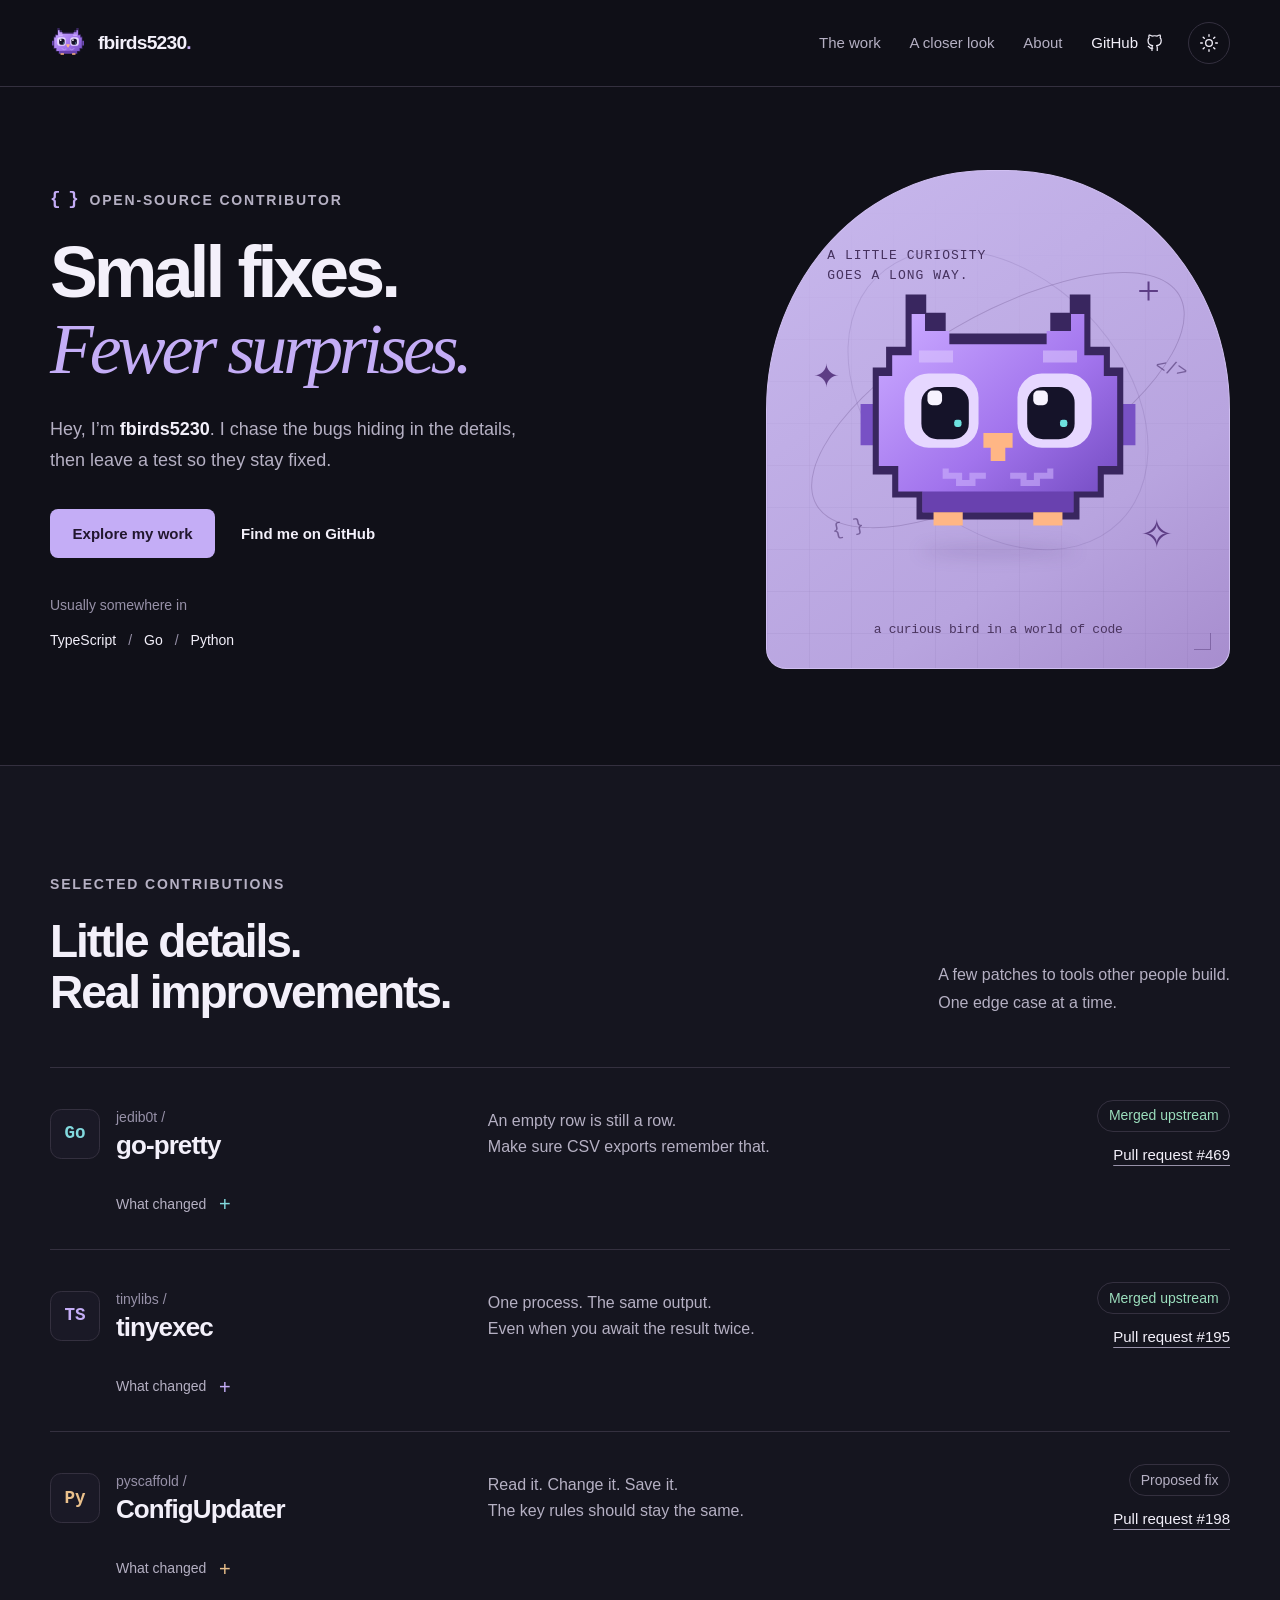
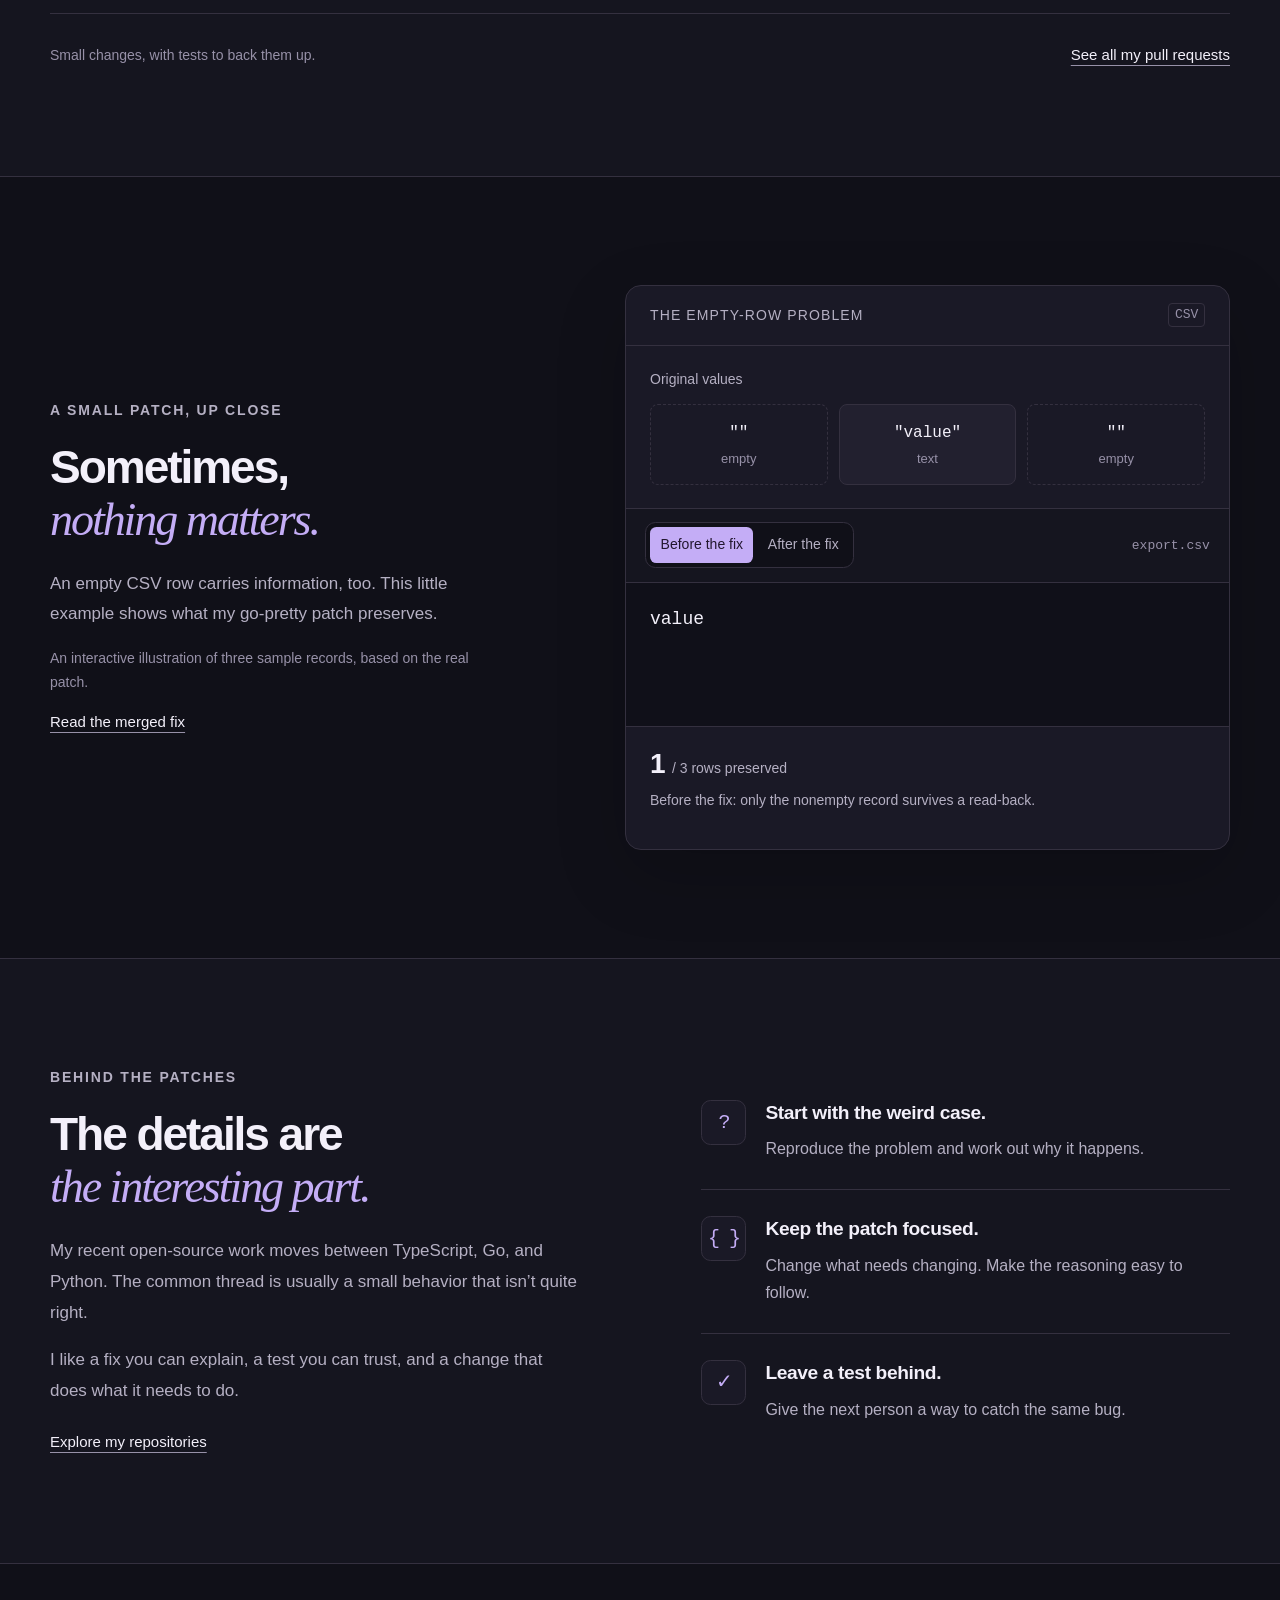
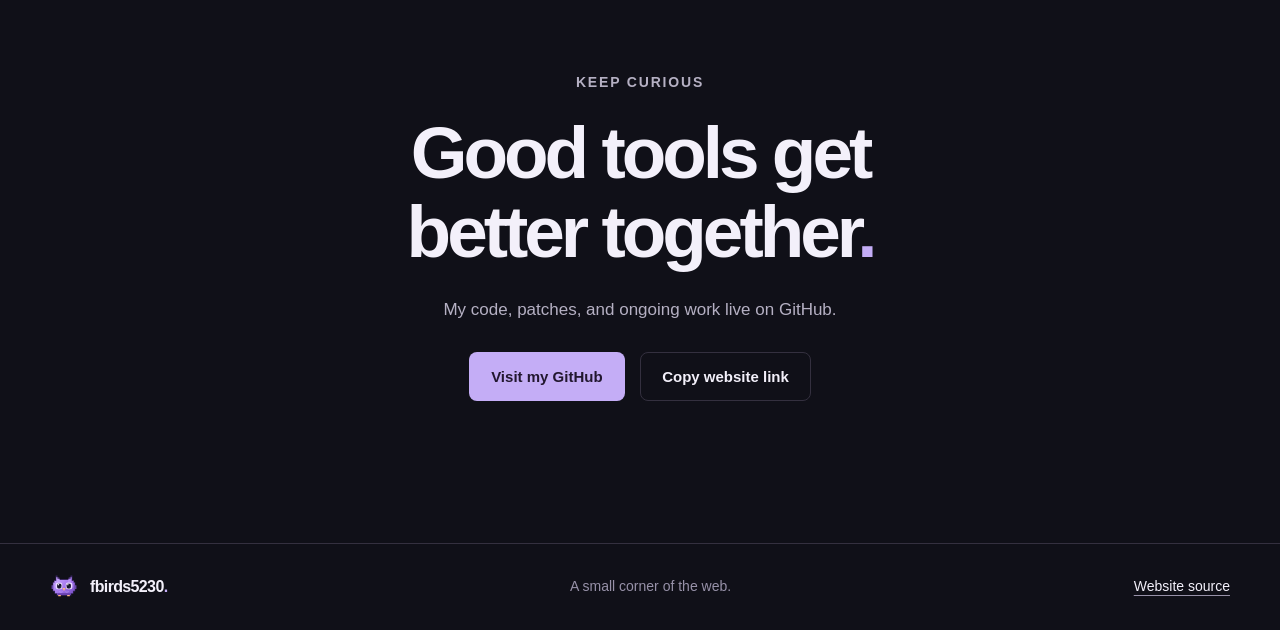
<file: index.html>
<!doctype html>
<html lang="en" data-theme="dark">
<head>
  <meta charset="utf-8">
  <meta name="viewport" content="width=device-width, initial-scale=1">
  <meta name="color-scheme" content="dark light">
  <meta name="theme-color" content="#101018">
  <meta name="description" content="The personal website of fbirds5230. Focused fixes, thoughtful tests, and contributions to open-source tools in TypeScript, Go, and Python.">
  <meta property="og:type" content="website">
  <meta property="og:title" content="fbirds5230 — Small fixes. Fewer surprises.">
  <meta property="og:description" content="I chase the bugs hiding in the details. Explore my open-source contributions and a little corner of the web.">
  <meta property="og:url" content="https://fbirds5230.github.io/">
  <meta property="og:image" content="https://fbirds5230.github.io/assets/social-card.png">
  <meta name="twitter:card" content="summary_large_image">
  <link rel="canonical" href="https://fbirds5230.github.io/">
  <link rel="icon" type="image/svg+xml" href="./assets/favicon.svg">
  <link rel="stylesheet" href="./style.css">
  <script src="./script.js" defer></script>
  <title>fbirds5230 — Small fixes. Fewer surprises.</title>
</head>
<body>
  <a class="skip-link" href="#main">Skip to content</a>
  <header class="site-header">
    <div class="container header-inner">
      <a class="brand" href="#top" aria-label="fbirds5230 home"><img src="./assets/favicon.svg" width="36" height="36" alt=""><span>fbirds5230<span class="brand-period">.</span></span></a>
      <div class="header-controls">
        <button id="nav-toggle" class="icon-button nav-toggle" type="button" aria-label="Toggle navigation" aria-expanded="false" aria-controls="primary-nav"><svg aria-hidden="true" viewBox="0 0 24 24"><path d="M4 7h16M4 12h16M4 17h16"/></svg></button>
        <nav id="primary-nav" class="primary-nav" aria-label="Main navigation" data-open="false">
          <a href="#work">The work</a><a href="#playground">A closer look</a><a href="#about">About</a>
          <a class="nav-github" href="https://github.com/fbirds5230">GitHub<svg aria-hidden="true" viewBox="0 0 24 24"><path d="M9 19c-4.3 1.3-4.3-2.2-6-2.6M15 22v-3.9a3.4 3.4 0 0 0-.9-2.6c3-.3 6.2-1.5 6.2-6.8A5.3 5.3 0 0 0 18.9 5a4.8 4.8 0 0 0-.1-3.6S17.7 1 15 2.8a13.4 13.4 0 0 0-7 0C5.3 1 4.2 1.4 4.2 1.4A4.8 4.8 0 0 0 4.1 5a5.3 5.3 0 0 0-1.4 3.7c0 5.3 3.2 6.5 6.2 6.8A3.4 3.4 0 0 0 8 18.1V22"/></svg></a>
        </nav>
        <button id="theme-toggle" class="icon-button" type="button" aria-label="Switch to light theme" aria-pressed="false"><svg class="icon-sun" aria-hidden="true" viewBox="0 0 24 24"><circle cx="12" cy="12" r="4"/><path d="M12 2v2M12 20v2M2 12h2M20 12h2M5 5l1.4 1.4M17.6 17.6 19 19M5 19l1.4-1.4M17.6 6.4 19 5"/></svg><svg class="icon-moon" aria-hidden="true" viewBox="0 0 24 24"><path d="M20.2 15.6A8.5 8.5 0 0 1 8.4 3.8a8.5 8.5 0 1 0 11.8 11.8Z"/></svg></button>
      </div>
    </div>
  </header>
  <main id="main">
    <section class="hero container" id="top" aria-labelledby="hero-title">
      <div class="hero-copy">
        <p class="eyebrow"><span class="tiny-bracket">{ }</span> OPEN-SOURCE CONTRIBUTOR</p>
        <h1 id="hero-title">Small fixes.<br><em>Fewer surprises.</em></h1>
        <p class="hero-intro">Hey, I’m <strong>fbirds5230</strong>. I chase the bugs hiding in the details, then leave a test so they stay fixed.</p>
        <div class="hero-actions"><a class="button button-primary" href="#work">Explore my work</a><a class="button button-text" href="https://github.com/fbirds5230">Find me on GitHub</a></div>
        <p class="hero-stack"><span>Usually somewhere in</span><b>TypeScript</b><span class="separator">/</span><b>Go</b><span class="separator">/</span><b>Python</b></p>
      </div>
      <div class="bird-scene" id="bird-scene">
        <div class="scene-grid" aria-hidden="true"></div><div class="orbit orbit-one" aria-hidden="true"></div><div class="orbit orbit-two" aria-hidden="true"></div>
        <span class="scene-star star-one" aria-hidden="true">✦</span><span class="scene-star star-two" aria-hidden="true">+</span><span class="scene-star star-three" aria-hidden="true">✧</span>
        <span class="scene-code code-one" aria-hidden="true">{ }</span><span class="scene-code code-two" aria-hidden="true">&lt;/&gt;</span>
        <p class="scene-label">A LITTLE CURIOSITY<br>GOES A LONG WAY.</p>
        <button id="bird-button" class="bird-button" type="button" aria-label="Say hello to the bird"><img src="./assets/bird.svg" alt="" width="360" height="300" fetchpriority="high"></button>
        <p id="bird-message" class="bird-message" role="status" aria-live="polite" hidden></p><span class="scene-caption">a curious bird in a world of code</span><span class="scene-corner" aria-hidden="true"></span>
      </div>
    </section>
    <section class="work-section section-pad" id="work" aria-labelledby="work-title"><div class="container">
      <div class="section-heading"><div><p class="eyebrow">SELECTED CONTRIBUTIONS</p><h2 id="work-title">Little details.<br>Real improvements.</h2></div><p>A few patches to tools other people build.<br>One edge case at a time.</p></div>
      <div class="project-list">
        <article class="project project-go"><div class="project-top"><div class="project-name"><span class="language-mark">Go</span><div><p class="project-owner">jedib0t /</p><h3>go-pretty</h3></div></div><p class="project-description">An empty row is still a row.<br>Make sure CSV exports remember that.</p><div class="project-links"><span class="tag tag-merged">Merged upstream</span><a class="text-link" href="https://github.com/jedib0t/go-pretty/pull/469">Pull request #469</a></div></div><details class="project-detail"><summary>What changed<span aria-hidden="true">+</span></summary><div class="detail-content"><div><h4>The problem</h4><p>Empty records disappeared from single-column CSV exports, so reading the file back lost rows.</p></div><div><h4>The patch</h4><p>Quote lone empty fields and cover the behavior with CSV round-trip regression tests.</p></div></div></details></article>
        <article class="project project-ts"><div class="project-top"><div class="project-name"><span class="language-mark">TS</span><div><p class="project-owner">tinylibs /</p><h3>tinyexec</h3></div></div><p class="project-description">One process. The same output.<br>Even when you await the result twice.</p><div class="project-links"><span class="tag tag-merged">Merged upstream</span><a class="text-link" href="https://github.com/tinylibs/tinyexec/pull/195">Pull request #195</a></div></div><details class="project-detail"><summary>What changed<span aria-hidden="true">+</span></summary><div class="detail-content"><div><h4>The problem</h4><p>A second await could return empty output. Concurrent handlers could compete for the same stream.</p></div><div><h4>The patch</h4><p>Share one captured-output promise per process, reset it on respawn, and test repeated and concurrent readers.</p></div></div></details></article>
        <article class="project project-py"><div class="project-top"><div class="project-name"><span class="language-mark">Py</span><div><p class="project-owner">pyscaffold /</p><h3>ConfigUpdater</h3></div></div><p class="project-description">Read it. Change it. Save it.<br>The key rules should stay the same.</p><div class="project-links"><span class="tag">Proposed fix</span><a class="text-link" href="https://github.com/pyscaffold/configupdater/pull/198">Pull request #198</a></div></div><details class="project-detail"><summary>What changed<span aria-hidden="true">+</span></summary><div class="detail-content"><div><h4>The problem</h4><p>Case-sensitive option names could read correctly, then fail validation when the document was saved.</p></div><div><h4>The patch</h4><p>Use the document’s configured option-name transformation during validation, with tests for writing and saving.</p></div></div></details></article>
      </div>
      <div class="section-bottom"><p>Small changes, with tests to back them up.</p><a class="text-link" href="https://github.com/pulls?q=is%3Apr+author%3Afbirds5230">See all my pull requests</a></div>
    </div></section>
    <section class="playground-section section-pad container" id="playground" aria-labelledby="playground-title">
      <div class="playground-copy"><p class="eyebrow">A SMALL PATCH, UP CLOSE</p><h2 id="playground-title">Sometimes,<br><em>nothing matters.</em></h2><p>An empty CSV row carries information, too. This little example shows what my go-pretty patch preserves.</p><p class="example-note">An interactive illustration of three sample records, based on the real patch.</p><a class="text-link" href="https://github.com/jedib0t/go-pretty/pull/469">Read the merged fix</a></div>
      <div class="csv-demo" id="csv-demo" data-mode="before"><div class="demo-header"><span>THE EMPTY-ROW PROBLEM</span><span class="file-label">CSV</span></div><div class="demo-input"><p class="demo-label">Original values</p><div class="record-strip"><span class="record record-empty"><code>""</code><small>empty</small></span><span class="record"><code>"value"</code><small>text</small></span><span class="record record-empty"><code>""</code><small>empty</small></span></div></div><div class="demo-toolbar"><div class="segmented-control" role="group" aria-label="CSV example version"><button type="button" data-demo-mode="before" aria-pressed="true">Before the fix</button><button type="button" data-demo-mode="after" aria-pressed="false">After the fix</button></div><span class="output-name">export.csv</span></div><pre class="code-output" aria-label="Exported CSV"><code id="csv-output">value
</code></pre><div class="demo-result"><p><strong id="row-value">1</strong><span> / 3 rows preserved</span></p><p id="demo-status" role="status" aria-live="polite">Only the nonempty record survives a read-back.</p></div><noscript><p class="no-script-note">With the fix, the export contains &quot;&quot;, value, and &quot;&quot; on separate lines, preserving all three records.</p></noscript></div>
    </section>
    <section class="about-section section-pad" id="about" aria-labelledby="about-title"><div class="container about-grid"><div class="about-copy"><p class="eyebrow">BEHIND THE PATCHES</p><h2 id="about-title">The details are<br><em>the interesting part.</em></h2><p>My recent open-source work moves between TypeScript, Go, and Python. The common thread is usually a small behavior that isn’t quite right.</p><p>I like a fix you can explain, a test you can trust, and a change that does what it needs to do.</p><a class="text-link" href="https://github.com/fbirds5230?tab=repositories">Explore my repositories</a></div><div class="approach-list"><article><span class="approach-symbol" aria-hidden="true">?</span><div><h3>Start with the weird case.</h3><p>Reproduce the problem and work out why it happens.</p></div></article><article><span class="approach-symbol" aria-hidden="true">{ }</span><div><h3>Keep the patch focused.</h3><p>Change what needs changing. Make the reasoning easy to follow.</p></div></article><article><span class="approach-symbol" aria-hidden="true">✓</span><div><h3>Leave a test behind.</h3><p>Give the next person a way to catch the same bug.</p></div></article></div></div></section>
    <section class="contact-section container" aria-labelledby="contact-title"><p class="eyebrow">KEEP CURIOUS</p><h2 id="contact-title">Good tools get<br>better together<span>.</span></h2><p>My code, patches, and ongoing work live on GitHub.</p><div class="contact-actions"><a class="button button-primary" href="https://github.com/fbirds5230">Visit my GitHub</a><button class="button button-outline" id="copy-link" type="button">Copy website link</button></div><p id="copy-status" class="copy-status" role="status" aria-live="polite"></p><input id="share-url" class="share-url" type="url" readonly aria-label="Website address for manual copying" hidden value="https://fbirds5230.github.io/"></section>
  </main>
  <footer class="site-footer"><div class="container footer-inner"><a class="brand footer-brand" href="#top"><img src="./assets/favicon.svg" width="28" height="28" alt=""><span>fbirds5230<span class="brand-period">.</span></span></a><p>A small corner of the web.</p><a class="text-link" href="https://github.com/fbirds5230/fbirds5230.github.io">Website source</a></div></footer>
</body>
</html>
</file>
<file: style.css>
:root {
  color-scheme: dark;
  --bg: #101018;
  --surface: #15151f;
  --panel: #1a1926;
  --control: #22202f;
  --text: #f3f0fa;
  --muted: #b5b0c3;
  --quiet: #9791a8;
  --line: #34303f;
  --accent: #c4adf6;
  --on-accent: #22172f;
  --header: rgba(16, 16, 24, .92);
  --go: #82d9de;
  --ts: #c4adf6;
  --py: #eac08b;
  --success: #9bdebd;
  --code-bg: #101019;
  --shadow: 0 24px 70px rgba(0, 0, 0, .18);
}

:root[data-theme="light"] {
  color-scheme: light;
  --bg: #faf9fd;
  --surface: #f1eef7;
  --panel: #ffffff;
  --control: #eae5f3;
  --text: #25202f;
  --muted: #625a70;
  --quiet: #756d82;
  --line: #d9d2e3;
  --accent: #69459d;
  --on-accent: #ffffff;
  --header: rgba(250, 249, 253, .93);
  --go: #27727b;
  --ts: #69459d;
  --py: #8a601d;
  --success: #26734f;
  --code-bg: #f8f6fc;
  --shadow: 0 24px 70px rgba(51, 30, 83, .07);
}

* { box-sizing: border-box; }
html { scroll-behavior: smooth; scroll-padding-top: 6rem; }
body { margin: 0; background: var(--bg); color: var(--text); font-family: -apple-system, BlinkMacSystemFont, "Segoe UI", sans-serif; font-size: 1rem; line-height: 1.65; -webkit-font-smoothing: antialiased; }
[hidden] { display: none !important; }
button, input { font: inherit; }
button, a, input { -webkit-tap-highlight-color: transparent; }
button { cursor: pointer; }
button:disabled { cursor: wait; opacity: .65; }
a { color: inherit; }
img, svg { max-width: 100%; }
img { height: auto; }
button, a { touch-action: manipulation; }
button:focus-visible, a:focus-visible, summary:focus-visible, input:focus-visible { outline: 3px solid var(--accent); outline-offset: 5px; }
::selection { color: var(--on-accent); background: var(--accent); }
h1, h2, h3, h4, p { margin-top: 0; }
h1, h2, h3 { line-height: 1.12; }
em { font-family: Georgia, "Times New Roman", serif; font-weight: 400; }
section[id] { scroll-margin-top: 6rem; }
.container { width: min(100% - 5rem, 1180px); margin-inline: auto; }
.section-pad { padding-block: 6.75rem; }
.eyebrow { margin-bottom: 1.35rem; color: var(--muted); font-size: .875rem; font-weight: 600; line-height: 1.45; letter-spacing: .13em; }
.skip-link { position: fixed; z-index: 100; top: 1rem; left: 1rem; padding: .8rem 1.2rem; color: var(--on-accent); background: var(--accent); border-radius: .5rem; transform: translateY(-180%); }
.skip-link:focus { transform: translateY(0); }

.site-header { position: sticky; z-index: 30; top: 0; background: var(--header); border-bottom: 1px solid var(--line); backdrop-filter: blur(18px); }
.header-inner { position: relative; display: flex; align-items: center; justify-content: space-between; gap: 2rem; min-height: 86px; }
.brand { display: inline-flex; align-items: center; gap: .75rem; text-decoration: none; font-size: 1.2rem; font-weight: 750; letter-spacing: -.04em; white-space: nowrap; }
.brand img { display: block; flex: 0 0 auto; }
.brand-period { color: var(--accent); }
.header-controls, .primary-nav { display: flex; align-items: center; }
.header-controls { gap: 1.5rem; }
.primary-nav { gap: 1.8rem; }
.primary-nav a { color: var(--muted); font-size: .9375rem; text-decoration: none; transition: color .18s; }
.primary-nav a:hover { color: var(--text); }
.primary-nav .nav-github { display: inline-flex; align-items: center; gap: .5rem; color: var(--text); }
.nav-github svg { width: 18px; height: 18px; fill: none; stroke: currentColor; stroke-width: 1.65; stroke-linecap: round; stroke-linejoin: round; }
.icon-button { display: none; width: 42px; height: 42px; padding: 10px; flex: 0 0 auto; align-items: center; justify-content: center; color: var(--text); background: transparent; border: 1px solid var(--line); border-radius: 50%; }
.js #theme-toggle { display: inline-flex; }
.icon-button:hover { background: var(--control); }
.icon-button svg { display: block; width: 20px; height: 20px; fill: none; stroke: currentColor; stroke-width: 1.6; stroke-linecap: round; stroke-linejoin: round; }
.icon-button .icon-moon, [data-theme="light"] .icon-button .icon-sun { display: none; }
[data-theme="light"] .icon-button .icon-moon { display: block; }

.hero { display: grid; grid-template-columns: minmax(0, 1.25fr) minmax(0, .9fr); gap: 4.5rem; align-items: center; padding-block: 5.2rem 6rem; }
.hero-copy { min-width: 0; }
.hero .eyebrow { display: flex; align-items: center; gap: .75rem; }
.tiny-bracket { color: var(--accent); font-family: ui-monospace, monospace; font-size: 1.1rem; letter-spacing: -.08em; }
.hero h1 { margin: 0 0 1.65rem; font-size: clamp(3.2rem, 5.6vw, 5.25rem); font-weight: 650; line-height: 1.06; letter-spacing: -.055em; }
.hero h1 em { color: var(--accent); letter-spacing: -.055em; }
.hero-intro { max-width: 31rem; margin-bottom: 2rem; color: var(--muted); font-size: 1.125rem; line-height: 1.75; }
.hero-intro strong { color: var(--text); font-weight: 600; }
.hero-actions, .contact-actions { display: flex; align-items: center; flex-wrap: wrap; gap: .9rem; }
.button { display: inline-flex; min-height: 49px; align-items: center; justify-content: center; gap: .5rem; padding: .78rem 1.35rem; border: 1px solid transparent; border-radius: .5rem; font-size: .9375rem; font-weight: 600; line-height: 1.4; text-decoration: none; transition: transform .18s, background .18s, border-color .18s; }
.button:hover { transform: translateY(-2px); }
.button-primary { color: var(--on-accent); background: var(--accent); }
.button-primary:hover { filter: brightness(1.08); }
.button-text { padding-inline: .65rem; color: var(--text); background: transparent; }
.button-text:hover { background: var(--surface); }
.button-outline { color: var(--text); background: transparent; border-color: var(--line); }
.button-outline:hover { border-color: var(--accent); background: var(--surface); }
.hero-stack { display: flex; align-items: center; flex-wrap: wrap; gap: .6rem; margin: 2.25rem 0 0; color: var(--muted); font-size: .875rem; }
.hero-stack > span:first-child { width: 100%; margin-bottom: .15rem; color: var(--quiet); }
.hero-stack b { color: var(--text); font-weight: 500; }
.hero-stack .separator { color: var(--quiet); padding-inline: .15rem; }

.bird-scene { position: relative; isolation: isolate; width: 100%; min-height: 455px; aspect-ratio: .93; overflow: hidden; border: 1px solid #d0bff1; border-radius: 48% 48% 1.25rem 1.25rem; background: linear-gradient(145deg, #c8b8ed 0%, #b8a4df 70%, #a78dce 100%); color: #382b53; }
.scene-grid { position: absolute; z-index: -1; inset: 0; opacity: .36; background-image: linear-gradient(rgba(73, 48, 107, .14) 1px, transparent 1px), linear-gradient(90deg, rgba(73, 48, 107, .14) 1px, transparent 1px); background-size: 42px 42px; mask-image: linear-gradient(transparent, #000 85%); }
.scene-label { position: absolute; top: 15%; left: 13%; z-index: 2; color: #45315e; font-family: ui-monospace, "SFMono-Regular", monospace; font-size: .8125rem; font-weight: 500; line-height: 1.6; letter-spacing: .08em; }
.bird-button { position: absolute; z-index: 4; top: 48%; left: 50%; width: 80%; max-width: 360px; padding: 0; transform: translate(-50%, -50%); border: 0; border-radius: 1.5rem; background: transparent; }
.bird-button:focus-visible { outline-color: #3b245c; outline-offset: 8px; }
.bird-button::after { content: ""; position: absolute; z-index: -1; bottom: 1%; left: 28%; width: 44%; height: 12px; border-radius: 50%; background: rgba(64, 36, 100, .15); filter: blur(8px); }
.bird-button img { display: block; width: 100%; animation: bird-float 6s ease-in-out infinite; }
.bird-button:hover img { filter: drop-shadow(0 12px 14px rgba(71, 39, 109, .12)); }
.is-happy .bird-button img { animation: bird-hello .7s ease-in-out 2; }
.orbit { position: absolute; z-index: 0; top: 46%; left: 50%; width: 91%; height: 34%; border: 1px solid rgba(63, 38, 98, .22); border-radius: 50%; transform: translate(-50%, -50%) rotate(-30deg); }
.orbit-two { width: 75%; height: 50%; transform: translate(-50%, -50%) rotate(45deg); border-color: rgba(63, 38, 98, .12); }
.scene-star { position: absolute; z-index: 3; line-height: 1; color: #5d3d85; }
.star-one { top: 38%; left: 10%; font-size: 2rem; }
.star-two { top: 20%; right: 15%; font-family: Georgia, serif; font-size: 2.5rem; font-weight: 400; }
.star-three { right: 12%; bottom: 23%; font-size: 2.5rem; }
.scene-code { position: absolute; color: rgba(68, 42, 104, .58); font-family: ui-monospace, monospace; font-size: 1.125rem; }
.code-one { left: 14%; bottom: 25%; transform: rotate(-12deg); }
.code-two { right: 9%; top: 37%; transform: rotate(12deg); }
.scene-caption { position: absolute; bottom: 1.7rem; left: 1rem; right: 1rem; text-align: center; color: #4a345f; font-family: ui-monospace, monospace; font-size: .8125rem; letter-spacing: -.02em; }
.scene-corner { position: absolute; right: 1.1rem; bottom: 1.1rem; width: 17px; height: 17px; border-right: 1px solid rgba(68, 42, 104, .4); border-bottom: 1px solid rgba(68, 42, 104, .4); }
.bird-message { position: absolute; z-index: 6; bottom: 4.5rem; left: 1rem; right: 1rem; width: fit-content; max-width: calc(100% - 2rem); margin: 0 auto; padding: .65rem .9rem; border-radius: .65rem; background: #38264f; color: #fff; font-size: .875rem; text-align: center; box-shadow: 0 8px 20px rgba(49, 29, 75, .15); }

.work-section { border-block: 1px solid var(--line); background: var(--surface); }
.section-heading { display: flex; align-items: flex-end; justify-content: space-between; gap: 3rem; margin-bottom: 3rem; }
h2 { margin-bottom: 1.5rem; font-size: clamp(2.4rem, 3.6vw, 3.45rem); font-weight: 600; letter-spacing: -.045em; }
h2 em { color: var(--accent); }
.section-heading h2 { margin-bottom: 0; }
.section-heading > p { max-width: 23rem; margin-bottom: .15rem; color: var(--muted); font-size: 1rem; line-height: 1.75; }
.project { padding: 2rem 0 1.5rem; border-top: 1px solid var(--line); }
.project-go { --project-accent: var(--go); }
.project-ts { --project-accent: var(--ts); }
.project-py { --project-accent: var(--py); }
.project-top { display: grid; grid-template-columns: minmax(290px, 1fr) minmax(250px, 1.1fr) minmax(170px, .65fr); align-items: center; gap: 2rem; }
.project-name { display: flex; align-items: center; gap: 1rem; min-width: 0; }
.language-mark { display: inline-flex; align-items: center; justify-content: center; width: 50px; height: 50px; flex: 0 0 auto; border: 1px solid var(--line); border-radius: .7rem; color: var(--project-accent); background: var(--panel); font-family: ui-monospace, monospace; font-size: 1.1rem; font-weight: 600; }
.project-owner { margin: 0 0 .3rem; color: var(--quiet); font-size: .875rem; line-height: 1.3; }
.project h3 { margin: 0; font-size: 1.625rem; font-weight: 600; letter-spacing: -.035em; overflow-wrap: anywhere; }
.project-description { margin: 0; color: var(--muted); font-size: 1rem; line-height: 1.65; }
.project-links { display: flex; align-items: flex-end; flex-direction: column; gap: .7rem; }
.tag { display: inline-flex; align-items: center; padding: .28rem .65rem; color: var(--muted); border: 1px solid var(--line); border-radius: 2rem; font-size: .875rem; line-height: 1.5; white-space: nowrap; }
.tag-merged { color: var(--success); }
.text-link { display: inline-block; color: var(--text); font-size: .9375rem; font-weight: 500; text-decoration-color: var(--quiet); text-underline-offset: .3em; text-decoration-thickness: 1px; }
.text-link:hover { color: var(--accent); text-decoration-color: currentColor; }
.project-detail { margin: 1rem 0 0 4.125rem; }
.project-detail summary { display: inline-flex; align-items: center; gap: .8rem; padding: .35rem 0; color: var(--muted); cursor: pointer; list-style: none; font-size: .875rem; line-height: 1.5; }
.project-detail summary::-webkit-details-marker { display: none; }
.project-detail summary::marker { content: ""; }
.project-detail summary span { color: var(--project-accent); font-size: 1.25rem; transition: transform .18s; }
.project-detail[open] summary span { transform: rotate(45deg); }
.project-detail summary:hover { color: var(--text); }
.detail-content { display: grid; grid-template-columns: 1fr 1fr; gap: 2rem; margin: 1rem 0 .5rem; padding: 1.5rem; background: var(--panel); border: 1px solid var(--line); border-radius: .75rem; }
.detail-content h4 { margin-bottom: .55rem; font-size: .9375rem; font-weight: 600; }
.detail-content p { margin-bottom: 0; color: var(--muted); font-size: 1rem; line-height: 1.7; }
.section-bottom { display: flex; align-items: center; justify-content: space-between; gap: 1.5rem; padding-top: 1.8rem; border-top: 1px solid var(--line); }
.section-bottom p { margin: 0; color: var(--quiet); font-size: .875rem; }

.playground-section { display: grid; grid-template-columns: minmax(0, .9fr) minmax(0, 1.1fr); gap: 5rem; align-items: center; }
.playground-copy > p:not(.eyebrow) { max-width: 28rem; color: var(--muted); font-size: 1.0625rem; line-height: 1.75; }
.playground-copy > .example-note { font-size: .875rem !important; color: var(--quiet) !important; }
.csv-demo { min-width: 0; overflow: hidden; border: 1px solid var(--line); border-radius: 1rem; background: var(--panel); box-shadow: var(--shadow); }
.demo-header { display: flex; align-items: center; justify-content: space-between; gap: 1rem; padding: 1.1rem 1.5rem; border-bottom: 1px solid var(--line); color: var(--muted); font-size: .875rem; font-weight: 500; letter-spacing: .08em; }
.file-label { padding: .12rem .35rem; color: var(--quiet); border: 1px solid var(--line); border-radius: .25rem; font-family: ui-monospace, monospace; font-size: .8125rem; line-height: 1.4; letter-spacing: 0; }
.demo-input { padding: 1.4rem 1.5rem; }
.demo-label { margin-bottom: .8rem; color: var(--muted); font-size: .875rem; }
.record-strip { display: grid; grid-template-columns: repeat(3, minmax(0, 1fr)); gap: .7rem; }
.record { display: flex; flex-direction: column; align-items: center; gap: .15rem; min-width: 0; padding: .9rem .5rem; border: 1px solid var(--line); border-radius: .5rem; background: var(--control); }
.record-empty { border-style: dashed; background: transparent; }
.record code { color: var(--text); font-family: ui-monospace, "SFMono-Regular", monospace; font-size: 1rem; }
.record small { color: var(--quiet); font-size: .8125rem; }
.demo-toolbar { display: flex; align-items: center; justify-content: space-between; gap: 1rem; padding: .85rem 1.2rem; border-block: 1px solid var(--line); background: var(--surface); }
.segmented-control { display: inline-flex; flex-shrink: 0; gap: .25rem; padding: .25rem; border: 1px solid var(--line); border-radius: .65rem; background: var(--bg); }
.segmented-control button { padding: .52rem .65rem; border: 0; border-radius: .4rem; color: var(--muted); background: transparent; font-size: .875rem; font-weight: 500; line-height: 1.4; }
.segmented-control button[aria-pressed="true"] { background: var(--accent); color: var(--on-accent); }
.segmented-control button:not([aria-pressed="true"]):hover { color: var(--text); background: var(--control); }
.output-name { color: var(--quiet); font-family: ui-monospace, monospace; font-size: .8125rem; white-space: nowrap; }
.code-output { min-height: 143px; margin: 0; padding: 1.3rem 1.5rem; overflow: auto; background: var(--code-bg); color: var(--text); font-family: ui-monospace, "SFMono-Regular", monospace; font-size: 1.125rem; line-height: 1.7; }
.code-output code { font: inherit; }
.csv-demo[data-mode="after"] .code-output { color: var(--success); box-shadow: inset 3px 0 var(--success); }
.demo-result { padding: 1.25rem 1.5rem; border-top: 1px solid var(--line); }
.demo-result > p:first-child { display: flex; gap: .4rem; align-items: baseline; margin: 0; color: var(--muted); font-size: .875rem; }
.demo-result strong { color: var(--text); font-size: 1.75rem; font-weight: 600; line-height: 1.2; }
.csv-demo[data-mode="after"] .demo-result strong { color: var(--success); }
#demo-status { min-height: 2.8em; margin: .6rem 0 0; color: var(--muted); font-size: .875rem; line-height: 1.5; }
.no-script-note { margin: 0; padding: 0 1.5rem 1.5rem; color: var(--muted); font-size: .875rem; }

.about-section { border-block: 1px solid var(--line); background: var(--surface); }
.about-grid { display: grid; grid-template-columns: minmax(0, 1.05fr) minmax(0, 1fr); gap: 6rem; align-items: center; }
.about-copy > p:not(.eyebrow) { max-width: 33rem; color: var(--muted); font-size: 1.0625rem; line-height: 1.8; }
.about-copy .text-link { margin-top: .4rem; }
.approach-list article { display: flex; align-items: flex-start; gap: 1.2rem; padding: 1.65rem 0; border-bottom: 1px solid var(--line); }
.approach-list article:first-child { padding-top: 0; }
.approach-list article:last-child { padding-bottom: 0; border-bottom: 0; }
.approach-symbol { display: inline-flex; align-items: center; justify-content: center; width: 45px; height: 45px; flex: 0 0 auto; border: 1px solid var(--line); border-radius: .6rem; color: var(--accent); background: var(--panel); font-family: ui-monospace, monospace; font-size: 1.25rem; letter-spacing: -.08em; }
.approach-list h3 { margin-bottom: .6rem; font-size: 1.2rem; font-weight: 600; letter-spacing: -.02em; line-height: 1.35; }
.approach-list p { margin-bottom: 0; color: var(--muted); font-size: 1rem; line-height: 1.7; }

.contact-section { padding-block: 6.75rem 6rem; text-align: center; }
.contact-section h2 { font-size: clamp(2.7rem, 5.7vw, 4.8rem); line-height: 1.08; letter-spacing: -.055em; }
.contact-section h2 span { color: var(--accent); }
.contact-section > p:not(.eyebrow, .copy-status) { color: var(--muted); font-size: 1.0625rem; }
.contact-actions { justify-content: center; margin-top: 1.8rem; }
.copy-status { min-height: 1.6rem; margin: 1rem 0 .25rem; color: var(--muted); font-size: .875rem; }
.share-url { display: block; width: min(100%, 500px); margin: 1rem auto 0; padding: .8rem 1rem; border: 1px solid var(--line); border-radius: .5rem; background: var(--panel); color: var(--text); font-size: 1rem; }
.site-footer { padding-block: 1.8rem; border-top: 1px solid var(--line); }
.footer-inner { display: flex; align-items: center; justify-content: space-between; gap: 1.5rem; }
.footer-brand { font-size: 1rem; }
.footer-inner p { margin: 0; color: var(--quiet); font-size: .875rem; }
.footer-inner .text-link { font-size: .875rem; }

@keyframes bird-float { 0%, 100% { transform: translateY(0); } 50% { transform: translateY(-9px); } }
@keyframes bird-hello { 0%, 100% { transform: translateY(0) rotate(0); } 35% { transform: translateY(-15px) rotate(-5deg); } 70% { transform: translateY(-7px) rotate(4deg); } }

@media (max-width: 1100px) {
  .container { width: min(100% - 3.5rem, 1180px); }
  .hero { gap: 2.5rem; padding-block: 4.5rem 5rem; }
  .bird-scene { min-height: 400px; }
  .primary-nav { gap: 1.2rem; }
  .header-controls { gap: 1.2rem; }
  .project-top { grid-template-columns: minmax(270px, 1fr) minmax(220px, 1fr) minmax(165px, .65fr); gap: 1.2rem; }
  .project h3 { font-size: 1.5rem; }
  .playground-section, .about-grid { gap: 3rem; }
  .demo-toolbar { padding-inline: .9rem; gap: .5rem; }
  .output-name { display: none; }
}

@media (max-width: 900px) {
  .section-pad { padding-block: 5rem; }
  .hero h1 { font-size: clamp(3rem, 6vw, 4.5rem); }
  .hero-intro { font-size: 1.0625rem; }
  .bird-scene { min-height: 380px; }
  .scene-label { font-size: .75rem; }
  .scene-caption { font-size: .75rem; }
  .project-top { grid-template-columns: minmax(0, 1fr) auto; column-gap: 2rem; row-gap: 1.4rem; }
  .project-description { grid-column: 1 / -1; grid-row: 2; margin-left: 4.125rem; }
  .project-links { grid-column: 2; grid-row: 1; }
  .playground-section { gap: 2.2rem; }
  .playground-copy h2, .about-copy h2 { font-size: 2.65rem; }
  .demo-header, .demo-input, .demo-result { padding-inline: 1.1rem; }
  .segmented-control { width: 100%; }
  .segmented-control button { flex: 1 1 0; }
}

@media (max-width: 780px) {
  .container { width: min(100% - 2.5rem, 620px); }
  .header-inner { min-height: 76px; flex-wrap: wrap; gap: .6rem 1rem; padding-block: .85rem; }
  .header-controls { width: 100%; margin-left: 0; flex-wrap: wrap; justify-content: flex-start; gap: .6rem; }
  .primary-nav { width: 100%; flex-wrap: wrap; gap: .5rem 1.3rem; padding-block: .3rem; }
  .primary-nav a { font-size: .9375rem; }
  .js .header-controls { width: auto; margin-left: auto; justify-content: flex-end; flex-wrap: nowrap; }
  .js .nav-toggle { display: inline-flex; }
  .js .primary-nav { position: absolute; top: 100%; left: 0; right: 0; width: auto; padding: 1rem 1.25rem; flex-direction: column; align-items: stretch; gap: .2rem; border: 1px solid var(--line); border-top: 0; border-radius: 0 0 .8rem .8rem; background: var(--bg); box-shadow: var(--shadow); }
  .js .primary-nav a { padding: .65rem .4rem; }
  .js .primary-nav[data-open="false"] { display: none; }
  .js .primary-nav[data-open="true"] { display: flex; }
  .hero { grid-template-columns: minmax(0, 1fr); gap: 3.25rem; padding-block: 3.8rem 4rem; }
  .hero h1 { font-size: clamp(3.25rem, 9vw, 4.75rem); }
  .hero-intro { max-width: 34rem; font-size: 1.125rem; }
  .hero-stack { margin-top: 1.8rem; }
  .bird-scene { width: min(100%, 440px); min-height: 435px; justify-self: center; }
  .scene-label, .scene-caption { font-size: .8125rem; }
  .section-heading { display: block; margin-bottom: 2.25rem; }
  .section-heading > p { margin-top: 1.3rem; }
  .playground-section, .about-grid { grid-template-columns: minmax(0, 1fr); gap: 2.5rem; }
  .playground-copy > p:not(.eyebrow) { max-width: 34rem; }
  .playground-copy h2, .about-copy h2 { font-size: clamp(2.5rem, 7vw, 3.3rem); }
  .demo-toolbar { padding-inline: 1.1rem; }
  .segmented-control { width: auto; }
  .output-name { display: inline; }
  .about-grid { gap: 3rem; }
  .approach-list article { padding-block: 1.5rem; }
  .contact-section { padding-block: 5rem 4rem; }
  .footer-inner { flex-wrap: wrap; justify-content: center; column-gap: 2rem; text-align: center; }
  .footer-inner p { width: 100%; order: 3; }
}

@media (max-width: 520px) {
  .container { width: calc(100% - 2.5rem); }
  .brand { gap: .5rem; font-size: 1.075rem; }
  .brand img { width: 30px; height: 30px; }
  .header-controls { gap: .5rem; }
  .icon-button { width: 40px; height: 40px; }
  .hero { padding-top: 3rem; }
  .hero h1 { font-size: clamp(2.75rem, 10.1vw, 3.35rem); line-height: 1.08; }
  .hero .eyebrow { font-size: .875rem; letter-spacing: .09em; }
  .hero-actions { align-items: stretch; gap: .5rem; }
  .hero-actions .button { padding-inline: 1rem; }
  .hero-intro { font-size: 1.0625rem; }
  .bird-scene { min-height: 370px; }
  .scene-caption { font-size: .75rem; }
  .scene-label { font-size: .75rem; }
  .section-pad { padding-block: 3.8rem; }
  h2 { font-size: 2.4rem; }
  .project { padding-top: 1.65rem; }
  .project-top { display: block; }
  .project h3 { font-size: 1.65rem; }
  .project-description { margin: 1.2rem 0; }
  .project-links { flex-direction: row; justify-content: space-between; align-items: center; flex-wrap: wrap; gap: .65rem 1rem; }
  .project-detail { margin: 1rem 0 0; }
  .detail-content { grid-template-columns: minmax(0, 1fr); gap: 1.5rem; padding: 1.1rem; }
  .section-bottom { align-items: flex-start; flex-direction: column; gap: .8rem; }
  .demo-header { padding: 1rem; font-size: .8125rem; letter-spacing: .06em; }
  .demo-input, .demo-result { padding: 1.1rem 1rem; }
  .demo-toolbar { padding: .75rem 1rem; }
  .segmented-control { width: 100%; }
  .output-name { display: none; }
  .code-output { padding-inline: 1.1rem; }
  .contact-section h2 { font-size: 2.6rem; }
  .contact-actions { flex-direction: column; align-items: stretch; }
  .contact-actions .button { width: 100%; }
  .copy-status { min-height: 2.8rem; }
}

@media (prefers-reduced-motion: reduce) {
  html { scroll-behavior: auto; }
  *, *::before, *::after { animation: none !important; transition: none !important; }
  .button:hover { transform: none; }
}
</file>
